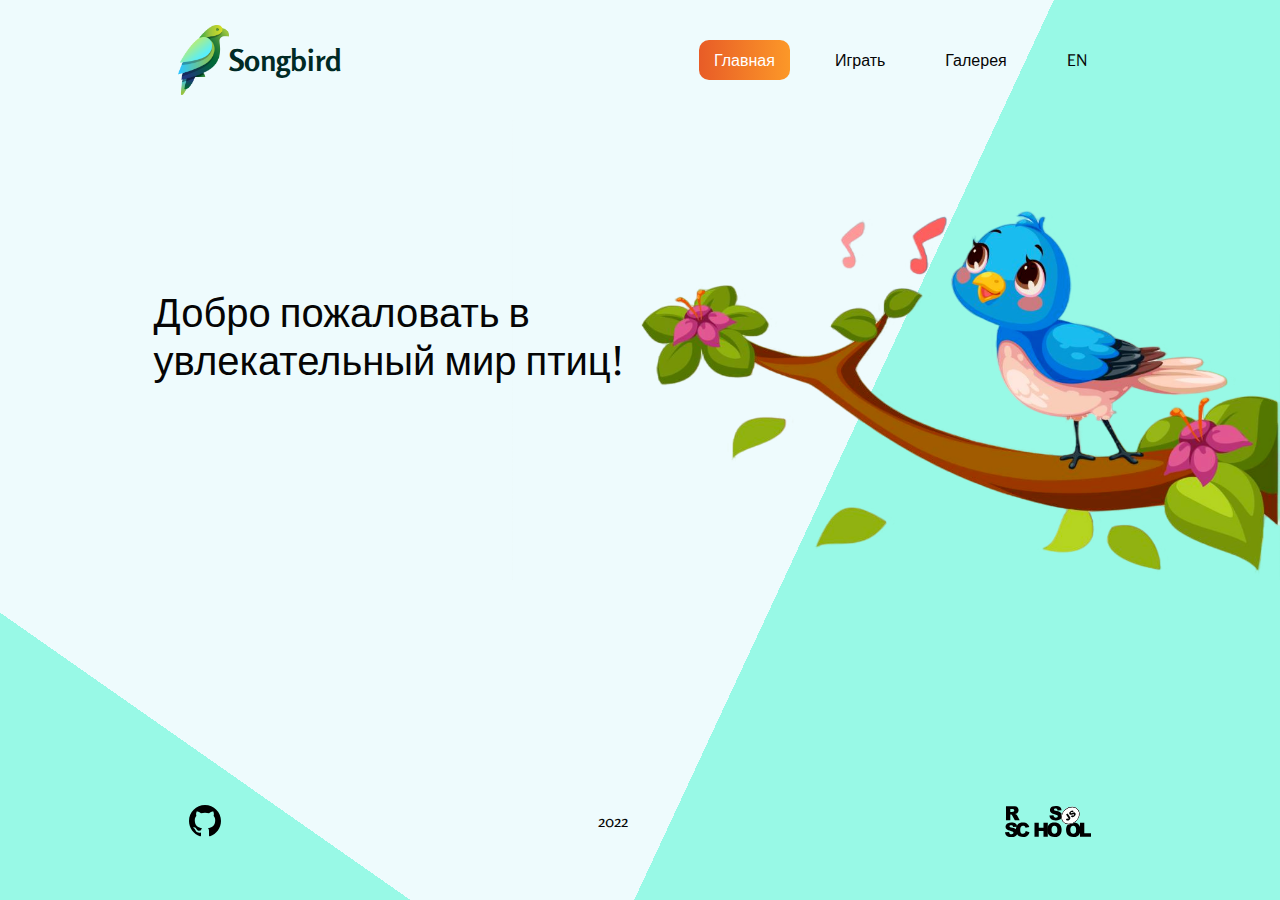
<file: songbird/index.html>
<!DOCTYPE html>
<html lang="en">
<head>
  <meta charset="UTF-8">
  <meta http-equiv="X-UA-Compatible" content="IE=edge">
  <meta name="viewport" content="width=device-width, initial-scale=1.0">
  <title>Song bird</title>
  <link rel="preconnect" href="https://fonts.googleapis.com">
  <link rel="preconnect" href="https://fonts.gstatic.com" crossorigin>
  <link rel="stylesheet" href="style.css">
  <link href="https://fonts.googleapis.com/css2?family=Rosario:ital,wght@0,100;0,300;0,400;0,500;0,700;0,900;1,100;1,300;1,400;1,500;1,700;1,900&display=swap" rel="stylesheet">
</head>
<body>
  <header>
    <div class="container header">
      <div class="top-header">
      <div class="logo">
        <a href=""><img class="logo-img" src="assets/img/logo.png" alt="Song bird"  height="70px"><span class="logo-title">Songbird</span></a>
      </div>
      <nav class="menu">
        <ul class="menu-list">
            <li class="active"><a href="#">Главная</a></li>
            <li><a href="game.html">Играть</a></li>
            <li><a href="gallery.html">Галерея</a></li>
            <li class="lang">EN</li>
        </ul>
      </nav>
      </div>
    </div>
  </header>
  <main>
    <div class="bg"></div>
    <div class="main-text">Добро пожаловать в увлекательный мир птиц!</div>
  </main>
  <footer class="container">
    <div class="footer-inner">
      <a href="https://github.com/fkodirov/"><img src="assets/img/github-black.svg" alt="Github" height="32px"></a>
      <p>2022</p>
      <a href="https://rs.school/js/"><img src="assets/img/rs-school.svg" alt="RS School" height="32px"></a>
    </div>
  </footer>
  <script src="assets/js/index.js"></script>   
</body>
</html>
</file>
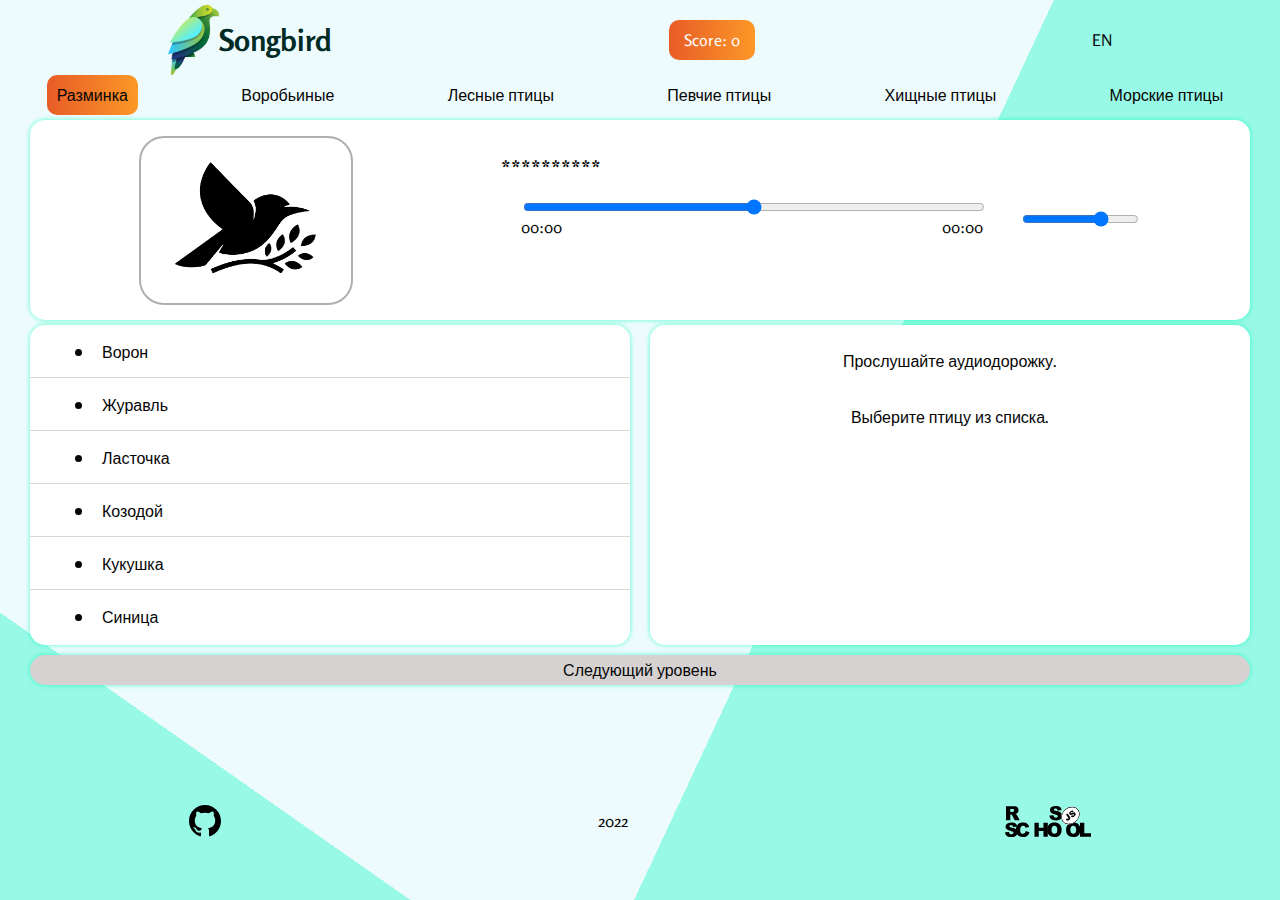
<file: songbird/game.html>
<!DOCTYPE html>
<html lang="en">
<head>
  <meta charset="UTF-8">
  <meta http-equiv="X-UA-Compatible" content="IE=edge">
  <meta name="viewport" content="width=device-width, initial-scale=1.0">
  <title>Song bird</title>
  <link rel="preconnect" href="https://fonts.googleapis.com">
  <link rel="preconnect" href="https://fonts.gstatic.com" crossorigin>
  <link rel="stylesheet" href="style.css">
  <link href="https://fonts.googleapis.com/css2?family=Rosario:ital,wght@0,100;0,300;0,400;0,500;0,700;0,900;1,100;1,300;1,400;1,500;1,700;1,900&display=swap" rel="stylesheet">
  <link rel="stylesheet" href="https://cdnjs.cloudflare.com/ajax/libs/font-awesome/6.2.0/css/all.min.css" integrity="sha512-xh6O/CkQoPOWDdYTDqeRdPCVd1SpvCA9XXcUnZS2FmJNp1coAFzvtCN9BmamE+4aHK8yyUHUSCcJHgXloTyT2A==" crossorigin="anonymous" referrerpolicy="no-referrer" />
</head>
<body>
  <header>
    <div class="container header">
      <div class="top-header">
        <div class="logo">
          <a href="https://rolling-scopes-school.github.io/fkodirov-JSFE2022Q3/songbird/index.html"><img class="logo-img" src="assets/img/logo.png" alt="Song bird"  height="70px"><span class="logo-title">Songbird</span></a>
        </div>
        <div class="score">
          <span class="score-text">Score: 0</span>
        </div>
        <span class="lang">EN</span>
      </div>
      <ul class="pagination">
        <li class="page active">Разминка</li>
        <li class="page">Воробьиные</li>
        <li class="page">Лесные птицы</li>
        <li class="page">Певчие птицы</li>
        <li class="page">Хищные птицы</li>
        <li class="page">Морские птицы</li>
      </ul>
    </div>
  </header>
  <main class="container">
    <div class="main">
      <div class="question">
        <div class="question-inner">
          <div class="question-img">
            <img src="assets/img/bird.png" alt="Bird" width="150px" height="150px">
          </div>
          <div class="question-info">
            <h3 class="question-title">**********</h3>
            <div class="audio-player">
              <audio id="audio-sound" src="" preload="metadata"></audio>
              <div class="audio-player-controls">
                <div class="playback-button"><i class="fa-regular fa-circle-play"></i></div>
                <div class="time-block">
                  <input type="range" class="timebar" min="0" max="100" value="0" step="1">
                  <div class="time">
                    <div class="current-time">00:00</div>
                    <div class="duraction-time">00:00</div>
                  </div>
                </div>
                <div class="volume-block">
                  <div class="volume-button"><i class="fas fa-volume-up"></i></div>
                  <input type="range" class="volumebar" min="0" max="1" value="0.7" step="0.1">
                </div>
              </div>
            </div>
          </div>
        </div>
      </div>
      <div class="answers">
        <div class="answers-inner">
          <div class="answers-variants">
            <!-- <ul class="answers-list">
              <li class="answers-item"><span class="tracer"></span>Ворон</li>
              <li class="answers-item"><span class="tracer"></span>Журавль</li>
              <li class="answers-item"><span class="tracer"></span>Ласточка</li>
              <li class="answers-item"><span class="tracer"></span>Козодой</li>
              <li class="answers-item"><span class="tracer"></span>Кукушка</li>
              <li class="answers-item"><span class="tracer"></span>Синица</li>
            </ul> -->
          </div>
          <div class="answers-info">
            <!-- <div class="info-top">
              <div class="info-img">
                <img src="assets/img/bird.png" alt="Bird" width="200px" height="155px">
              </div>
              <div class="info-top-right">
                <h4>Ворон</h4>
                <p class="sub">Corvus corax</p>
                <div class="audio-player">
                  <audio id="audio-sound" src="assets/sound/XC518684-Grands corbeaux 09012020 Suzon.mp3" preload="metadata"></audio>
                  <div class="audio-player-controls">
                    <div class="playback-button"><i class="fa-regular fa-circle-play"></i></div>
                    <div class="time-block">
                      <input type="range" id="timebar" min="0" max="100" value="0" step="1">
                      <div class="time">
                        <div class="current-time">00:00</div>
                        <div class="duraction-time">00:00</div>
                      </div>
                    </div>
                  </div>
                </div>
              </div>

            </div>
            <div class="description">Ворон – крупная птица. Длина тела достигает 70 сантиметров, размах крыльев – до полутора метров. Вороны населяют окрестности Тауэра. В Англии бытует поверье, что в день, когда черные вороны улетят от Тауэра, монархия рухнет.</div> -->
          </div>
          <div class="victory">
            <h2 class="victory-title">Поздравляем!</h2>
            <p class="victory-text">Вы набрали n из 30!</p>
          </div>
        </div>
      </div>
      <div class="next-lvl">
        <div class="next-lvl-inner">
          Следующий уровень
        </div>
      </div>
      <div class="new-game">
        <div class="new-game-inner">
          Попробовать ещё раз!
        </div>
      </div>
      <audio id="success" src="./assets/sound/success.mp3"></audio>
      <audio id="error" src="./assets/sound/error.mp3"></audio>
    </div>
  </main>
  <footer class="container">
    <div class="footer-inner">
      <a href="https://github.com/fkodirov/"><img src="assets/img/github-black.svg" alt="Github" height="32px"></a>
      <p>2022</p>
      <a href="https://rs.school/js/"><img src="assets/img/rs-school.svg" alt="RS School" height="32px"></a>
    </div>
  </footer>
<script type="module" src="assets/js/game.js"></script> 
</body>
</html>
</file>
<file: songbird/style.css>
ul{
  padding: 0;
  margin: 0;
}
body{
  margin: 0;
  padding: 0;
  font-family: 'Rosario', sans-serif;
  font-size: 16px;
  color: #050505;
  min-height: 100vh;
  background: linear-gradient(295deg, #98f9e6 38%, transparent 38%),linear-gradient(395deg, #98f9e6 16%, transparent 16%), #eefbfd;;
}
.container{
  max-width: 1440px;
  margin: 0 auto;
}
.bg{
  background: no-repeat url(./assets/img/bg.png);
  background-size: 60vw;
  height: 75vh;
  background-position-x: right;
  background-position-y: top;
}
.main-text{
  position: absolute;
  top: 32%;
  font-size: 40px;
  width: 485px;
  left: 12%;
}
.header{
  height: 120px;
  width: 100%;
  display: flex;
  flex-direction: column;
  justify-content: center;
}
.top-header{
  display: flex;
  justify-content: space-around;
  align-items: center;
  flex-wrap: wrap;
}
.logo-title{
  color: #002a25;
  font-size: 30px;
  font-weight: 900;
}
.pagination{
  display: flex;
  list-style: none;
  justify-content: space-around;
  flex-wrap: wrap;
}
.page{
  /* background-color: #f1fefd; */
  padding: 10px;

}
.score{
  padding: 10px 15px;
  background: linear-gradient(to right, #e85c27, #fc9828);
  border-radius: 10px;
}
.score-text{
  color: #ffffff;
}
a{
  text-decoration: none;
  display: flex;
  align-items: center;
  color: #050505;
}

.menu-list{
  display: flex;
  justify-content: end;
  list-style: none;
  grid-gap: 30px;
}
.menu-list li{
  padding: 10px 15px;
  
}
.active{
  background: linear-gradient(to right, #e85c27, #fc9828);
  border-radius: 10px;
  display: flex;
  align-items: center;
}
.active a{
  color: #ffffff;
}
.main{
  height: 75vh;
}
.question{
  padding: 0 30px 5px;
}
.question-inner{
  display: flex;
  grid-gap: 40px;
  justify-content: space-evenly;
  background-color: white;
  border-radius: 15px;
  height: 200px;
  align-items: center;
  box-shadow: 0 0 5px #00ffb6a8;
}
.question-info{
  width: 50vw;
  height: 165px;
}
.question-img{
  width: 210px;
  height: 165px;
  border: 2px solid #979595c2;
  border-radius: 25px;
  display: flex;
  justify-content: center;
  align-items: center;
}
.info-img img{
  width: 200px;
  height: 155px;
  border-radius: 25px;
}

.audio-player-controls{
  display: flex;
  grid-gap: 20px;
}
.playback-button{
  /* background: url(assets/img/play-button.png);
  background-repeat: no-repeat; */
  display: flex;
  justify-content: center;
  align-items: start;
  font-size: 64px;
}
.time-block{
  width: 80%;
  display: flex;
  flex-direction: column;
  justify-content: center;
}
.timebar{
  width: 100%;
}
.time{
  display: flex;
  justify-content: space-between;
}
.volumebar{
  width: 100%;
}
.volume-block{
  display: flex;
  justify-content: center;
  align-items: self-start;
  padding-top: 12px;
}

.volume-button{
  /* background: url(assets/img/speaker-button.png);
  background-repeat: no-repeat; */
  width: 20px;
  height: 20px;
}
.answers{
  padding: 0px 30px;
}
.answers-inner{
  display: flex;
  grid-gap: 20px;
  height: 320px;
}
.answers-variants{
  width: 50%;
  background: white;
  border-radius: 15px;
  display: flex;
  align-items: center;
  box-shadow: 0 0 5px #00ffb6a8;
}
.answers-list{
  list-style: none;
  line-height: 1.8;
  width: 100%;
  display: flex;
  flex-direction: column;
  height: 100%;
  justify-content: space-evenly;
  cursor: pointer;
}
.tracer{
  width: 7px;
  height: 7px;
  background: #050505;
  clip-path: circle(50%);
  margin-right: 20px;
}
.answers-item{
  padding: 10px 45px;
  display: flex;
  align-items: center;
}
div .answers-item:not(:last-child){
  border-bottom: 1px #e0d5d5 solid;
}
.answers-info{
  width: 50%;
  background: white;
  border-radius: 15px;
  box-shadow: 0 0 5px #00ffb6a8;
}
.info-top{
  display: flex;
  align-items: center;
  grid-gap: 25px;
  justify-content: center;
  padding: 15px 15px 0;
}
.info-top-right{
  flex-grow: 2;
}
.description{
  padding: 30px;
}

.next-lvl{
  padding: 10px 30px;
}

.next-lvl-inner{
  padding: 5px;
  background-color: #d6d2d2;
  border-radius: 15px;
  text-align: center;
  box-shadow: 0 0 5px #00ffb6a8;
  cursor: pointer;
}
.footer-inner{
  display: flex;
  justify-content: space-around;
  align-items: center;
}
.victory{
  display: none;
  width: 100%;
  background: white;
  border-radius: 15px;
  align-items: center;
  box-shadow: 0 0 5px #00ffb6a8;
  flex-direction: column;
  font-size: 2rem;
  margin-top: 20px;
}
.new-game{
  display: none;
}
.new-game{
  padding: 10px 30px;
}
.new-game-inner{
  padding: 5px;
  background-color: white;
  border-radius: 15px;
  text-align: center;
  box-shadow: 0 0 5px #00ffb6a8;
  cursor: pointer;
}
.gallery{
  display: flex;
  justify-content: center;
  align-items: center;
  grid-gap: 15px 15px;
  flex-wrap: wrap;
}
.bird-card{
  width: 45%;
  background: white;
  border-radius: 15px;
  box-shadow: 0 0 5px #00ffb6a8;
}
.lang{
  cursor: pointer;
}

@media (max-width: 1200px) {
  .main-text{
    width: 285PX;
  }
}
@media (max-width: 1000px) {
  .answers-inner {
    height: 590px;
  }
  .info-top{
    flex-flow: column;
  }
  .info-top-right {
    width: 90%;
  }
  .main {
    height: auto;
  }
}
@media (max-width: 720px) {
  .header{
    height: 160px;
  }
  main{
    margin-top: 30px;
  }
  .bg{
    height: 70vh;
  }
}
@media (max-width: 640px) {
  .question-inner{
    flex-direction: column;
    grid-gap: 0;
    height: 400px;
  }
  .question-info{
    width: 80vw;
  }
  .answers-inner{
    flex-direction: column;
    height: 870px;
  }
  .answers-variants{
    width: 100%;
  }
  .answers-info{
    width: 100%;
    height: 540px;
  }
  .audio-player-controls{
    flex-wrap: wrap;
    grid-gap: 0 20px;
    justify-content: center;
  }
  .volume-block{
    padding-left: 67%;
  }
  .victory{
    height: 50vh;
    justify-content: center;
  }
}
@media (max-width: 525px) {
  .answers-inner{
    height: 920px;
  }
  .answers-info{
    height: 600px;
  }
  .time-block{
    width: 65%;
  }
  .volume-block{
    padding-left: 50%;
  }
  .question {
    padding: 0px 10px 5px;
  }
  .answers {
    padding: 0px 10px;
  }
  .next-lvl {
    padding: 10px 10px;
  }
  .new-game {
    padding: 10px 10px;
  }
  .victory-title{
    font-size: 40px;
  }
  .victory-text{
    font-size: 30px;
  }
  .main-text{
    width: 180px;
    font-size: 25px;
  }
  .bg{
    height: 65vh;
  }
  .menu-list{
    grid-gap: 0 15px;
    flex-wrap: wrap;
  }
  .bird-card{
    width: 90%;
  }
}

@media (max-width: 390px) {
  .header{
    height: 200px;
  }
}
</file>
